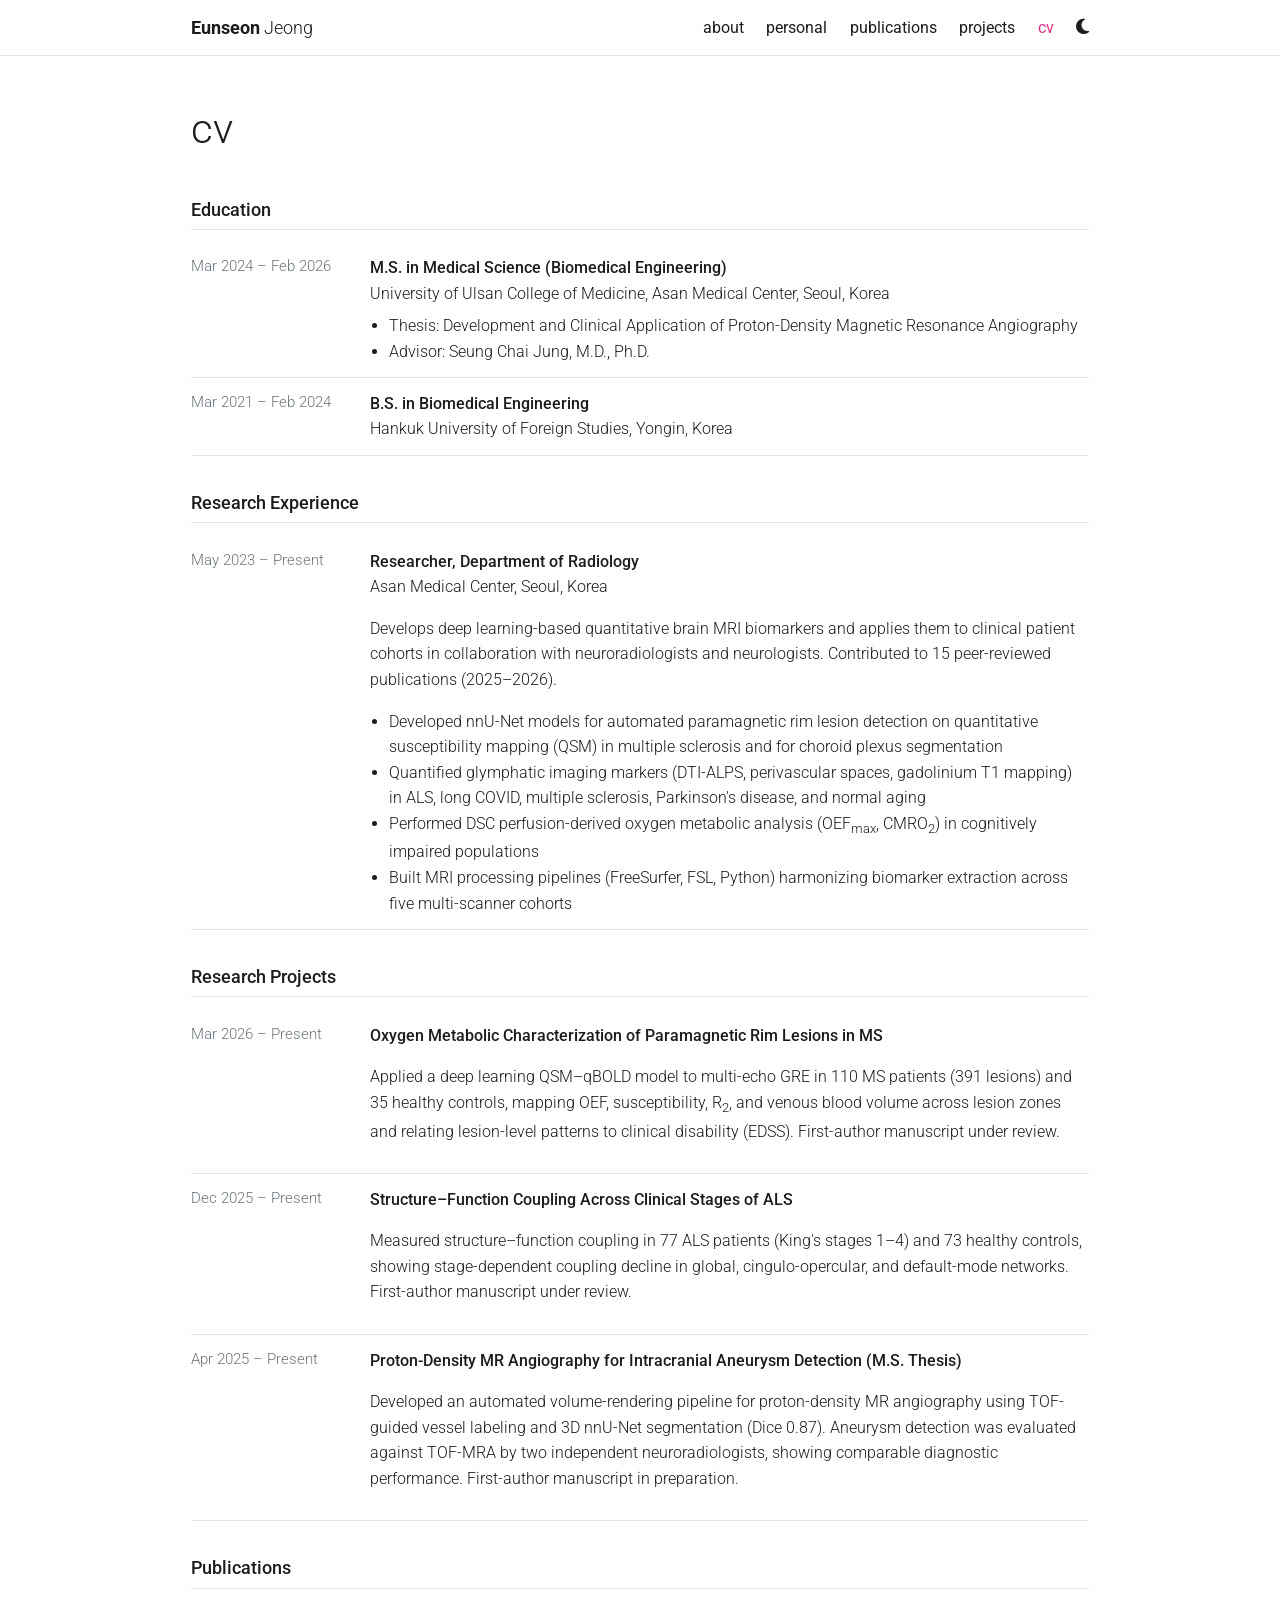
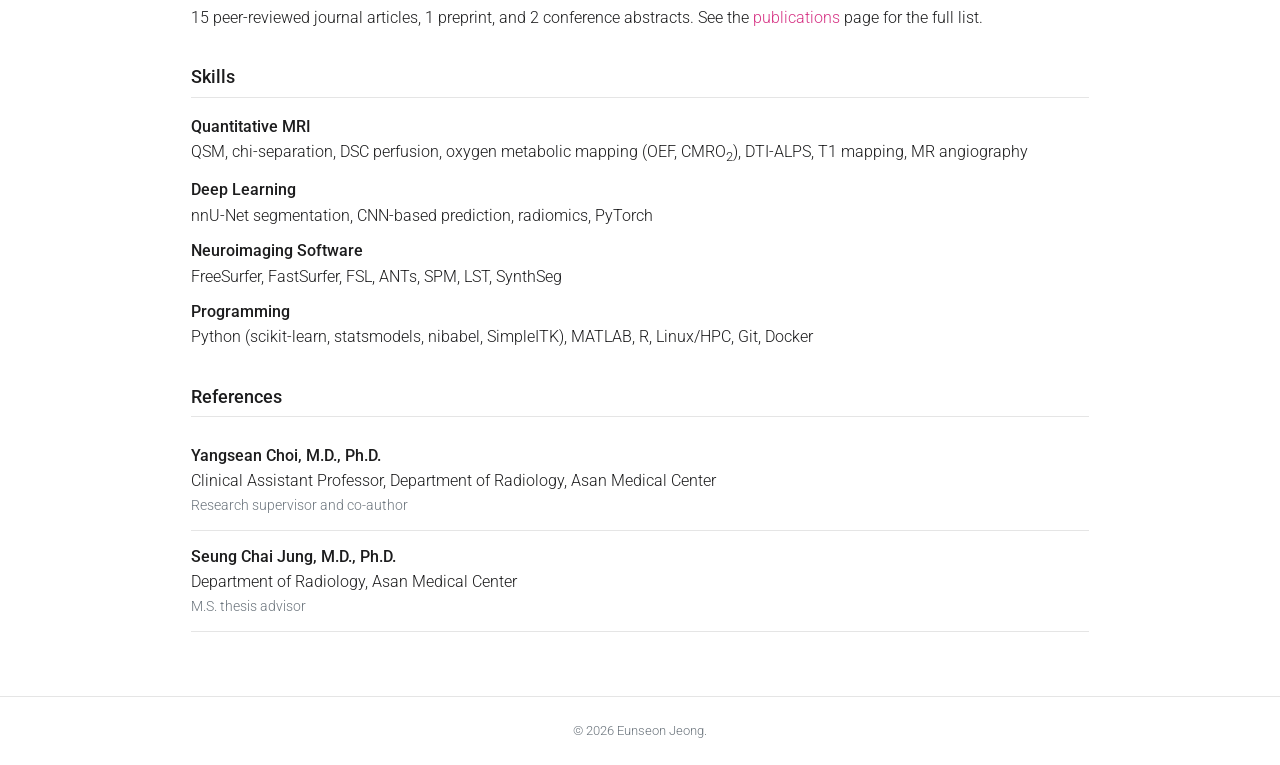
<file: cv.html>
<!DOCTYPE html>
<html lang="en">
<head>
  <meta charset="UTF-8">
  <meta name="viewport" content="width=device-width, initial-scale=1.0">
  <title>CV | Eunseon Jeong</title>
  <link rel="stylesheet" href="https://fonts.googleapis.com/css2?family=Roboto:wght@300;400;500;700&display=swap">
  <link rel="stylesheet" href="https://cdnjs.cloudflare.com/ajax/libs/font-awesome/6.5.1/css/all.min.css">
  <link rel="stylesheet" href="assets/css/style.css">
  <script src="assets/js/theme.js"></script>
</head>
<body>
  <header class="navbar">
    <div class="inner">
      <a class="brand" href="index.html"><b>Eunseon</b> Jeong</a>
      <nav>
        <a href="index.html">about</a>
        <a href="personal.html">personal</a>
        <a href="publications.html">publications</a>
        <a href="projects.html">projects</a>
        <a class="active" href="cv.html">cv</a>
        <button id="theme-toggle" aria-label="Toggle dark mode"></button>
      </nav>
    </div>
  </header>

  <main class="container">
    <h1 class="post-title">cv</h1>
    <h3>Education</h3>
    <div class="cv-entry">
      <div class="when">Mar 2024 &ndash; Feb 2026</div>
      <div class="what">
        <div class="role">M.S. in Medical Science (Biomedical Engineering)</div>
        <div>University of Ulsan College of Medicine, Asan Medical Center, Seoul, Korea</div>
        <ul>
          <li>Thesis: Development and Clinical Application of Proton-Density Magnetic Resonance Angiography</li>
          <li>Advisor: Seung Chai Jung, M.D., Ph.D.</li>
        </ul>
      </div>
    </div>
    <div class="cv-entry">
      <div class="when">Mar 2021 &ndash; Feb 2024</div>
      <div class="what">
        <div class="role">B.S. in Biomedical Engineering</div>
        <div>Hankuk University of Foreign Studies, Yongin, Korea</div>
      </div>
    </div>

    <h3>Research Experience</h3>
    <div class="cv-entry">
      <div class="when">May 2023 &ndash; Present</div>
      <div class="what">
        <div class="role">Researcher, Department of Radiology</div>
        <div>Asan Medical Center, Seoul, Korea</div>
        <p>Develops deep learning-based quantitative brain MRI biomarkers and applies them to clinical patient cohorts in collaboration with neuroradiologists and neurologists. Contributed to 15 peer-reviewed publications (2025&ndash;2026).</p>
        <ul>
          <li>Developed nnU-Net models for automated paramagnetic rim lesion detection on quantitative susceptibility mapping (QSM) in multiple sclerosis and for choroid plexus segmentation</li>
          <li>Quantified glymphatic imaging markers (DTI-ALPS, perivascular spaces, gadolinium T1 mapping) in ALS, long COVID, multiple sclerosis, Parkinson's disease, and normal aging</li>
          <li>Performed DSC perfusion-derived oxygen metabolic analysis (OEF<sub>max</sub>, CMRO<sub>2</sub>) in cognitively impaired populations</li>
          <li>Built MRI processing pipelines (FreeSurfer, FSL, Python) harmonizing biomarker extraction across five multi-scanner cohorts</li>
        </ul>
      </div>
    </div>

    <h3>Research Projects</h3>
    <div class="cv-entry">
      <div class="when">Mar 2026 &ndash; Present</div>
      <div class="what">
        <div class="role">Oxygen Metabolic Characterization of Paramagnetic Rim Lesions in MS</div>
        <p>Applied a deep learning QSM&ndash;qBOLD model to multi-echo GRE in 110 MS patients (391 lesions) and 35 healthy controls, mapping OEF, susceptibility, R<sub>2</sub>, and venous blood volume across lesion zones and relating lesion-level patterns to clinical disability (EDSS). First-author manuscript under review.</p>
      </div>
    </div>
    <div class="cv-entry">
      <div class="when">Dec 2025 &ndash; Present</div>
      <div class="what">
        <div class="role">Structure&ndash;Function Coupling Across Clinical Stages of ALS</div>
        <p>Measured structure&ndash;function coupling in 77 ALS patients (King's stages 1&ndash;4) and 73 healthy controls, showing stage-dependent coupling decline in global, cingulo-opercular, and default-mode networks. First-author manuscript under review.</p>
      </div>
    </div>
    <div class="cv-entry">
      <div class="when">Apr 2025 &ndash; Present</div>
      <div class="what">
        <div class="role">Proton-Density MR Angiography for Intracranial Aneurysm Detection (M.S. Thesis)</div>
        <p>Developed an automated volume-rendering pipeline for proton-density MR angiography using TOF-guided vessel labeling and 3D nnU-Net segmentation (Dice 0.87). Aneurysm detection was evaluated against TOF-MRA by two independent neuroradiologists, showing comparable diagnostic performance. First-author manuscript in preparation.</p>
      </div>
    </div>

    <h3>Publications</h3>
    <p>15 peer-reviewed journal articles, 1 preprint, and 2 conference abstracts. See the <a href="publications.html">publications</a> page for the full list.</p>

    <h3>Skills</h3>
    <dl class="skills">
      <dt>Quantitative MRI</dt>
      <dd>QSM, chi-separation, DSC perfusion, oxygen metabolic mapping (OEF, CMRO<sub>2</sub>), DTI-ALPS, T1 mapping, MR angiography</dd>
      <dt>Deep Learning</dt>
      <dd>nnU-Net segmentation, CNN-based prediction, radiomics, PyTorch</dd>
      <dt>Neuroimaging Software</dt>
      <dd>FreeSurfer, FastSurfer, FSL, ANTs, SPM, LST, SynthSeg</dd>
      <dt>Programming</dt>
      <dd>Python (scikit-learn, statsmodels, nibabel, SimpleITK), MATLAB, R, Linux/HPC, Git, Docker</dd>
    </dl>

    <h3>References</h3>
    <div class="cv-entry">
      <div class="what">
        <div class="role">Yangsean Choi, M.D., Ph.D.</div>
        <div>Clinical Assistant Professor, Department of Radiology, Asan Medical Center</div>
        <div class="note">Research supervisor and co-author</div>
      </div>
    </div>
    <div class="cv-entry">
      <div class="what">
        <div class="role">Seung Chai Jung, M.D., Ph.D.</div>
        <div>Department of Radiology, Asan Medical Center</div>
        <div class="note">M.S. thesis advisor</div>
      </div>
    </div>
  </main>

  <footer>&copy; 2026 Eunseon Jeong.</footer>
</body>
</html>
</file>
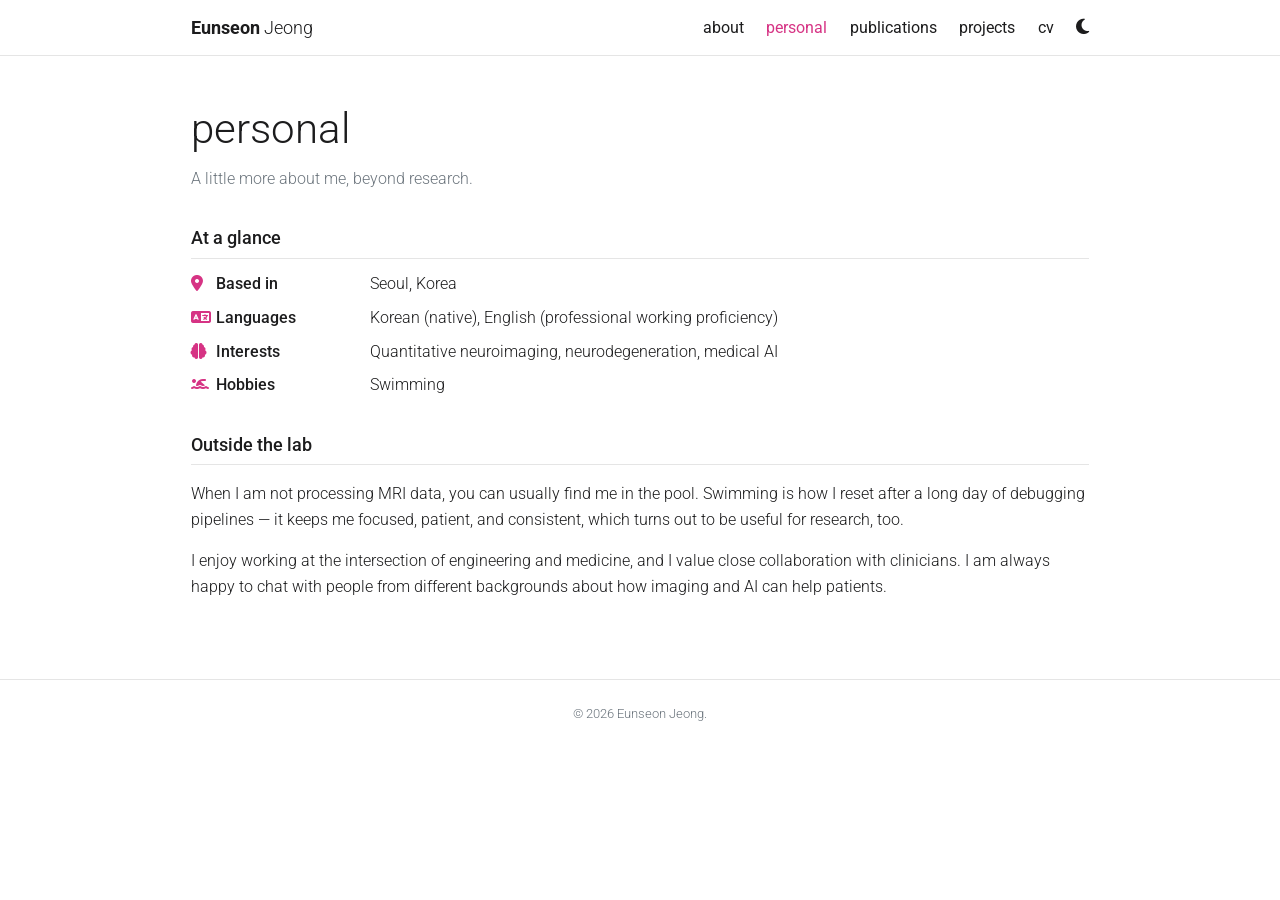
<file: personal.html>
<!DOCTYPE html>
<html lang="en">
<head>
  <meta charset="UTF-8">
  <meta name="viewport" content="width=device-width, initial-scale=1.0">
  <title>Personal | Eunseon Jeong</title>
  <link rel="stylesheet" href="https://fonts.googleapis.com/css2?family=Roboto:wght@300;400;500;700&display=swap">
  <link rel="stylesheet" href="https://cdnjs.cloudflare.com/ajax/libs/font-awesome/6.5.1/css/all.min.css">
  <link rel="stylesheet" href="assets/css/style.css">
  <script src="assets/js/theme.js"></script>
</head>
<body>
  <header class="navbar">
    <div class="inner">
      <a class="brand" href="index.html"><b>Eunseon</b> Jeong</a>
      <nav>
        <a href="index.html">about</a>
        <a class="active" href="personal.html">personal</a>
        <a href="publications.html">publications</a>
        <a href="projects.html">projects</a>
        <a href="cv.html">cv</a>
        <button id="theme-toggle" aria-label="Toggle dark mode"></button>
      </nav>
    </div>
  </header>

  <main class="container">
    <h1 class="post-title">personal</h1>
    <p class="desc">A little more about me, beyond research.</p>

    <h3>At a glance</h3>
    <dl class="info-grid">
      <dt><i class="fa-solid fa-location-dot"></i> Based in</dt>
      <dd>Seoul, Korea</dd>
      <dt><i class="fa-solid fa-language"></i> Languages</dt>
      <dd>Korean (native), English (professional working proficiency)</dd>
      <dt><i class="fa-solid fa-brain"></i> Interests</dt>
      <dd>Quantitative neuroimaging, neurodegeneration, medical AI</dd>
      <dt><i class="fa-solid fa-person-swimming"></i> Hobbies</dt>
      <dd>Swimming</dd>
    </dl>

    <h3>Outside the lab</h3>
    <p>
      When I am not processing MRI data, you can usually find me in the pool. Swimming is how I reset after a long
      day of debugging pipelines &mdash; it keeps me focused, patient, and consistent, which turns out to be useful
      for research, too.
    </p>
    <p>
      I enjoy working at the intersection of engineering and medicine, and I value close collaboration with
      clinicians. I am always happy to chat with people from different backgrounds about how imaging and AI can
      help patients.
    </p>
  </main>

  <footer>&copy; 2026 Eunseon Jeong.</footer>
</body>
</html>
</file>
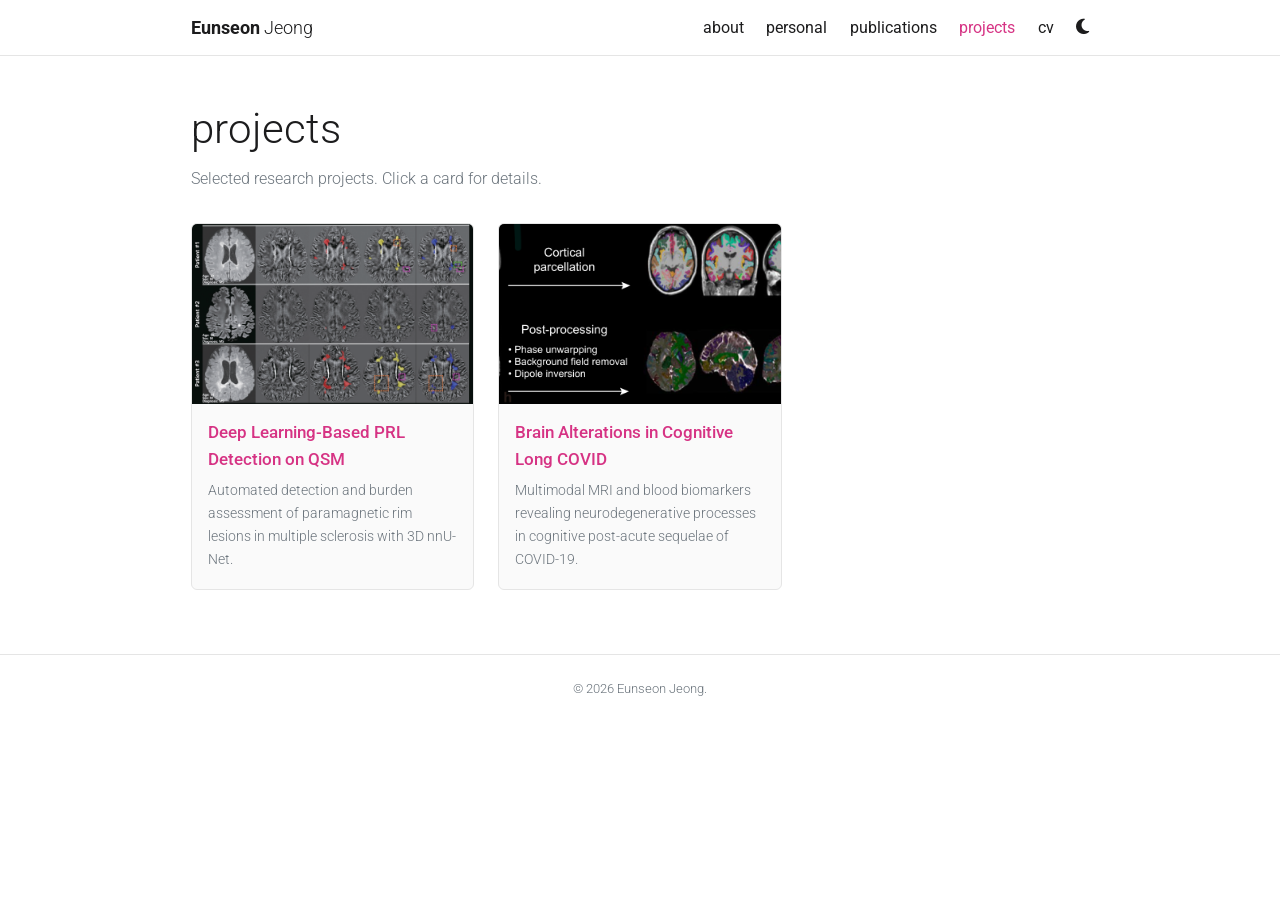
<file: projects.html>
<!DOCTYPE html>
<html lang="en">
<head>
  <meta charset="UTF-8">
  <meta name="viewport" content="width=device-width, initial-scale=1.0">
  <title>Projects | Eunseon Jeong</title>
  <link rel="stylesheet" href="https://fonts.googleapis.com/css2?family=Roboto:wght@300;400;500;700&display=swap">
  <link rel="stylesheet" href="https://cdnjs.cloudflare.com/ajax/libs/font-awesome/6.5.1/css/all.min.css">
  <link rel="stylesheet" href="assets/css/style.css">
  <script src="assets/js/theme.js"></script>
</head>
<body>
  <header class="navbar">
    <div class="inner">
      <a class="brand" href="index.html"><b>Eunseon</b> Jeong</a>
      <nav>
        <a href="index.html">about</a>
        <a href="personal.html">personal</a>
        <a href="publications.html">publications</a>
        <a class="active" href="projects.html">projects</a>
        <a href="cv.html">cv</a>
        <button id="theme-toggle" aria-label="Toggle dark mode"></button>
      </nav>
    </div>
  </header>

  <main class="container">
    <h1 class="post-title">projects</h1>
    <p class="desc">Selected research projects. Click a card for details.</p>

    <div class="projects-grid">
      <a class="card" href="projects/prl-detection.html">
        <img src="assets/img/projects/prl_thumb.png" alt="Automated PRL segmentation examples on QSM">
        <div class="body">
          <h4>Deep Learning-Based PRL Detection on QSM</h4>
          <p>Automated detection and burden assessment of paramagnetic rim lesions in multiple sclerosis with 3D nnU-Net.</p>
        </div>
      </a>
      <a class="card" href="projects/long-covid.html">
        <img src="assets/img/projects/pasc_thumb.png" alt="Cortical parcellation and QSM post-processing pipeline">
        <div class="body">
          <h4>Brain Alterations in Cognitive Long COVID</h4>
          <p>Multimodal MRI and blood biomarkers revealing neurodegenerative processes in cognitive post-acute sequelae of COVID-19.</p>
        </div>
      </a>
    </div>
  </main>

  <footer>&copy; 2026 Eunseon Jeong.</footer>
</body>
</html>
</file>
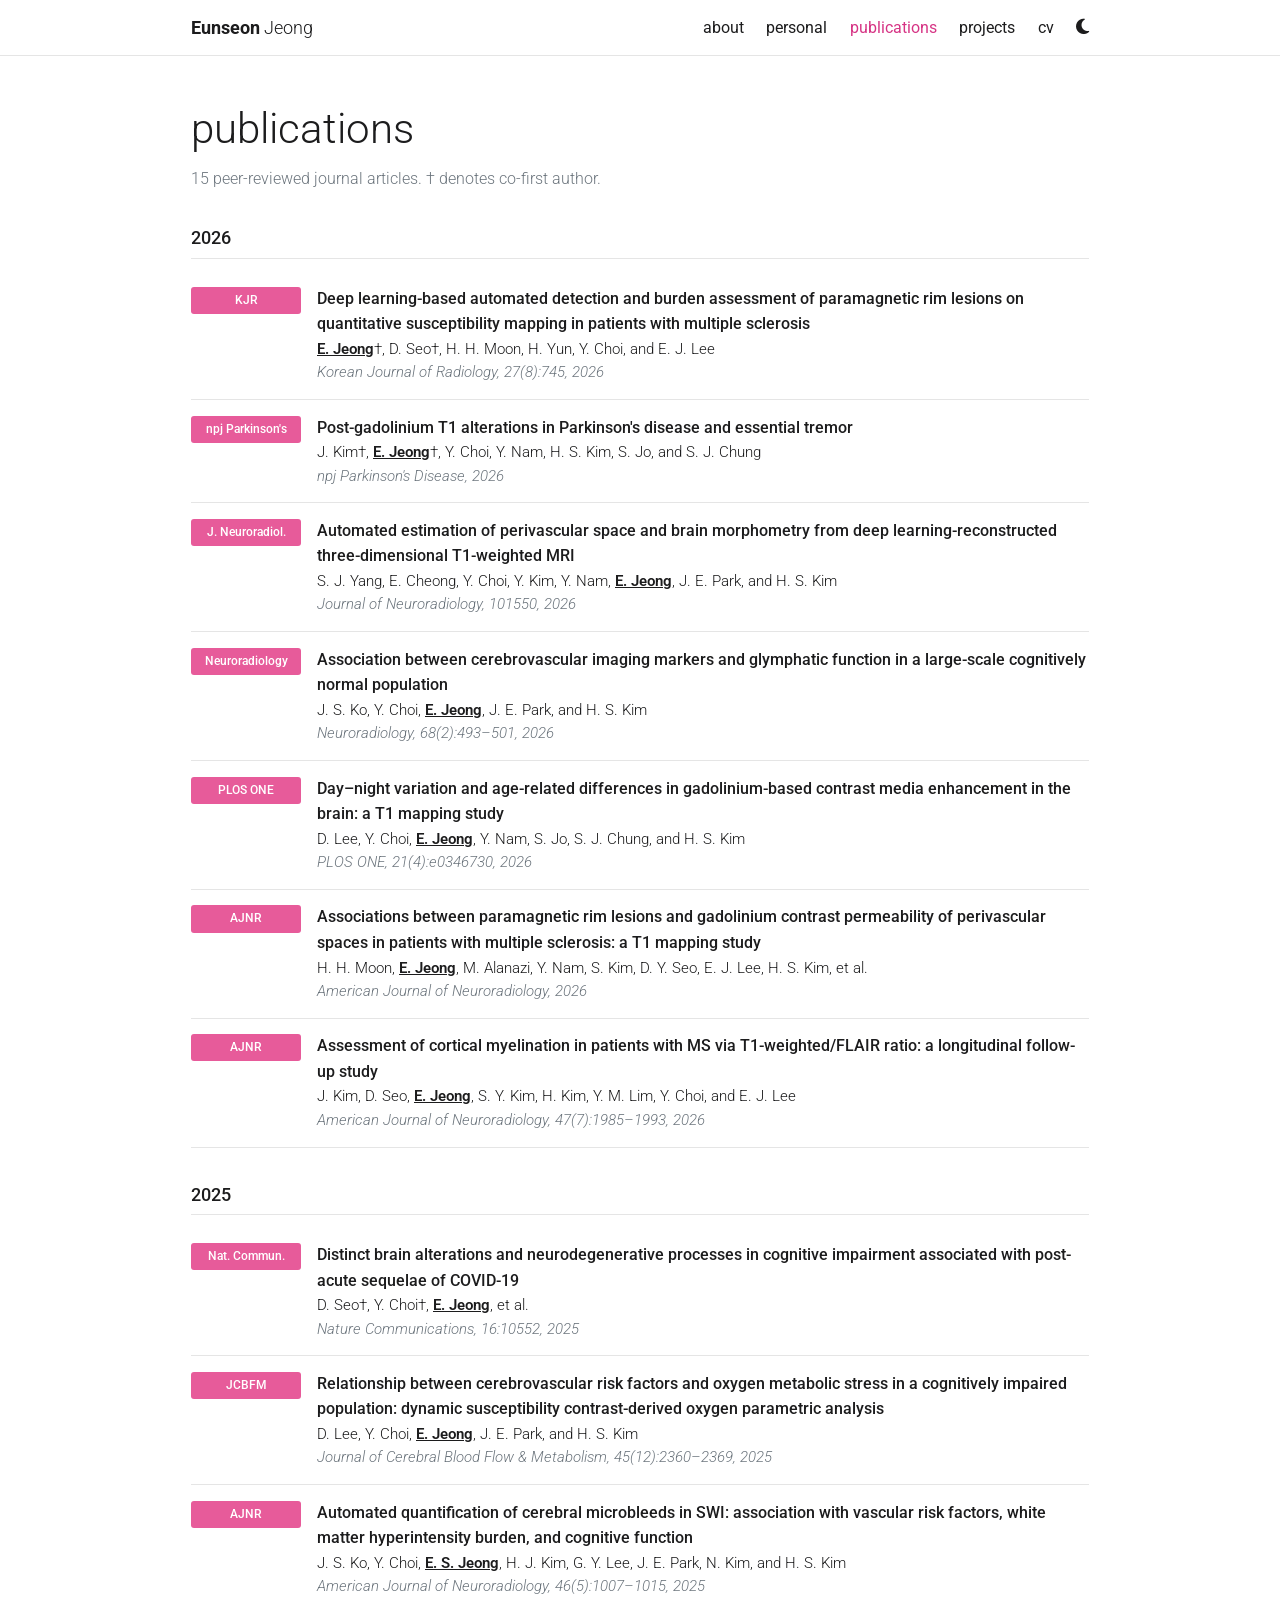
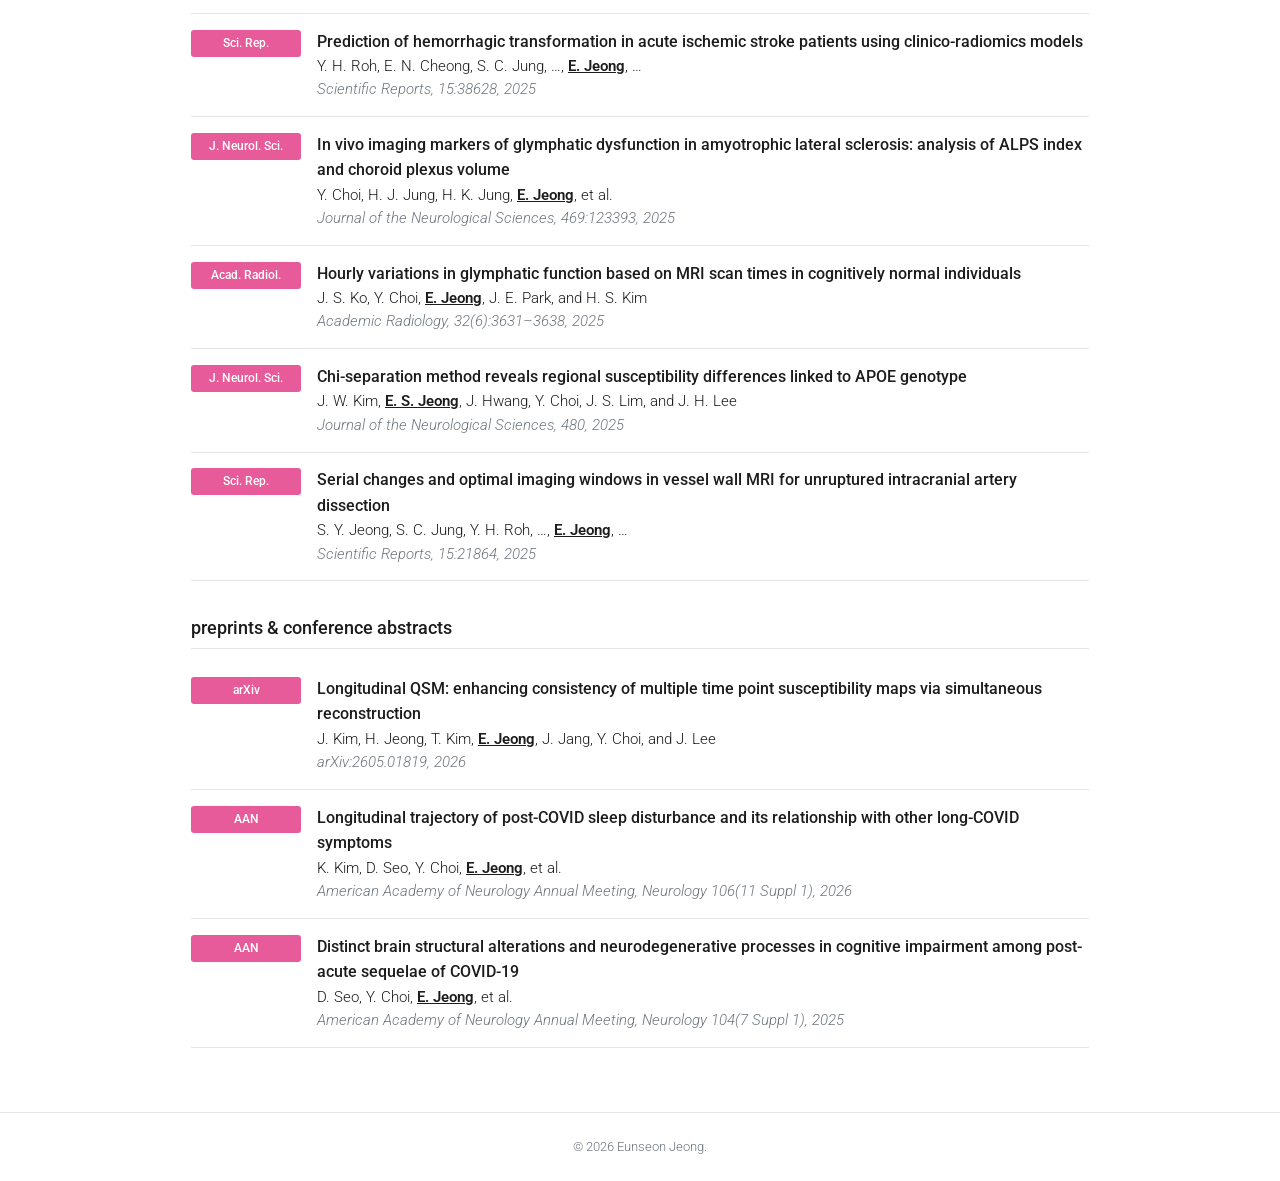
<file: publications.html>
<!DOCTYPE html>
<html lang="en">
<head>
  <meta charset="UTF-8">
  <meta name="viewport" content="width=device-width, initial-scale=1.0">
  <title>Publications | Eunseon Jeong</title>
  <link rel="stylesheet" href="https://fonts.googleapis.com/css2?family=Roboto:wght@300;400;500;700&display=swap">
  <link rel="stylesheet" href="https://cdnjs.cloudflare.com/ajax/libs/font-awesome/6.5.1/css/all.min.css">
  <link rel="stylesheet" href="assets/css/style.css">
  <script src="assets/js/theme.js"></script>
</head>
<body>
  <header class="navbar">
    <div class="inner">
      <a class="brand" href="index.html"><b>Eunseon</b> Jeong</a>
      <nav>
        <a href="index.html">about</a>
        <a href="personal.html">personal</a>
        <a class="active" href="publications.html">publications</a>
        <a href="projects.html">projects</a>
        <a href="cv.html">cv</a>
        <button id="theme-toggle" aria-label="Toggle dark mode"></button>
      </nav>
    </div>
  </header>

  <main class="container">
    <h1 class="post-title">publications</h1>
    <p class="desc">15 peer-reviewed journal articles. &dagger; denotes co-first author.</p>

    <h3>2026</h3>
    <ol class="bibliography">
      <li>
        <div class="abbr"><span>KJR</span></div>
        <div class="pub">
          <div class="title">Deep learning-based automated detection and burden assessment of paramagnetic rim lesions on quantitative susceptibility mapping in patients with multiple sclerosis</div>
          <div class="author"><em>E. Jeong</em>&dagger;, D. Seo&dagger;, H. H. Moon, H. Yun, Y. Choi, and E. J. Lee</div>
          <div class="periodical">Korean Journal of Radiology, 27(8):745, 2026</div>
        </div>
      </li>
      <li>
        <div class="abbr"><span>npj Parkinson's</span></div>
        <div class="pub">
          <div class="title">Post-gadolinium T1 alterations in Parkinson's disease and essential tremor</div>
          <div class="author">J. Kim&dagger;, <em>E. Jeong</em>&dagger;, Y. Choi, Y. Nam, H. S. Kim, S. Jo, and S. J. Chung</div>
          <div class="periodical">npj Parkinson's Disease, 2026</div>
        </div>
      </li>
      <li>
        <div class="abbr"><span>J. Neuroradiol.</span></div>
        <div class="pub">
          <div class="title">Automated estimation of perivascular space and brain morphometry from deep learning-reconstructed three-dimensional T1-weighted MRI</div>
          <div class="author">S. J. Yang, E. Cheong, Y. Choi, Y. Kim, Y. Nam, <em>E. Jeong</em>, J. E. Park, and H. S. Kim</div>
          <div class="periodical">Journal of Neuroradiology, 101550, 2026</div>
        </div>
      </li>
      <li>
        <div class="abbr"><span>Neuroradiology</span></div>
        <div class="pub">
          <div class="title">Association between cerebrovascular imaging markers and glymphatic function in a large-scale cognitively normal population</div>
          <div class="author">J. S. Ko, Y. Choi, <em>E. Jeong</em>, J. E. Park, and H. S. Kim</div>
          <div class="periodical">Neuroradiology, 68(2):493&ndash;501, 2026</div>
        </div>
      </li>
      <li>
        <div class="abbr"><span>PLOS ONE</span></div>
        <div class="pub">
          <div class="title">Day&ndash;night variation and age-related differences in gadolinium-based contrast media enhancement in the brain: a T1 mapping study</div>
          <div class="author">D. Lee, Y. Choi, <em>E. Jeong</em>, Y. Nam, S. Jo, S. J. Chung, and H. S. Kim</div>
          <div class="periodical">PLOS ONE, 21(4):e0346730, 2026</div>
        </div>
      </li>
      <li>
        <div class="abbr"><span>AJNR</span></div>
        <div class="pub">
          <div class="title">Associations between paramagnetic rim lesions and gadolinium contrast permeability of perivascular spaces in patients with multiple sclerosis: a T1 mapping study</div>
          <div class="author">H. H. Moon, <em>E. Jeong</em>, M. Alanazi, Y. Nam, S. Kim, D. Y. Seo, E. J. Lee, H. S. Kim, et al.</div>
          <div class="periodical">American Journal of Neuroradiology, 2026</div>
        </div>
      </li>
      <li>
        <div class="abbr"><span>AJNR</span></div>
        <div class="pub">
          <div class="title">Assessment of cortical myelination in patients with MS via T1-weighted/FLAIR ratio: a longitudinal follow-up study</div>
          <div class="author">J. Kim, D. Seo, <em>E. Jeong</em>, S. Y. Kim, H. Kim, Y. M. Lim, Y. Choi, and E. J. Lee</div>
          <div class="periodical">American Journal of Neuroradiology, 47(7):1985&ndash;1993, 2026</div>
        </div>
      </li>
    </ol>

    <h3>2025</h3>
    <ol class="bibliography">
      <li>
        <div class="abbr"><span>Nat. Commun.</span></div>
        <div class="pub">
          <div class="title">Distinct brain alterations and neurodegenerative processes in cognitive impairment associated with post-acute sequelae of COVID-19</div>
          <div class="author">D. Seo&dagger;, Y. Choi&dagger;, <em>E. Jeong</em>, et al.</div>
          <div class="periodical">Nature Communications, 16:10552, 2025</div>
        </div>
      </li>
      <li>
        <div class="abbr"><span>JCBFM</span></div>
        <div class="pub">
          <div class="title">Relationship between cerebrovascular risk factors and oxygen metabolic stress in a cognitively impaired population: dynamic susceptibility contrast-derived oxygen parametric analysis</div>
          <div class="author">D. Lee, Y. Choi, <em>E. Jeong</em>, J. E. Park, and H. S. Kim</div>
          <div class="periodical">Journal of Cerebral Blood Flow &amp; Metabolism, 45(12):2360&ndash;2369, 2025</div>
        </div>
      </li>
      <li>
        <div class="abbr"><span>AJNR</span></div>
        <div class="pub">
          <div class="title">Automated quantification of cerebral microbleeds in SWI: association with vascular risk factors, white matter hyperintensity burden, and cognitive function</div>
          <div class="author">J. S. Ko, Y. Choi, <em>E. S. Jeong</em>, H. J. Kim, G. Y. Lee, J. E. Park, N. Kim, and H. S. Kim</div>
          <div class="periodical">American Journal of Neuroradiology, 46(5):1007&ndash;1015, 2025</div>
        </div>
      </li>
      <li>
        <div class="abbr"><span>Sci. Rep.</span></div>
        <div class="pub">
          <div class="title">Prediction of hemorrhagic transformation in acute ischemic stroke patients using clinico-radiomics models</div>
          <div class="author">Y. H. Roh, E. N. Cheong, S. C. Jung, &hellip;, <em>E. Jeong</em>, &hellip;</div>
          <div class="periodical">Scientific Reports, 15:38628, 2025</div>
        </div>
      </li>
      <li>
        <div class="abbr"><span>J. Neurol. Sci.</span></div>
        <div class="pub">
          <div class="title">In vivo imaging markers of glymphatic dysfunction in amyotrophic lateral sclerosis: analysis of ALPS index and choroid plexus volume</div>
          <div class="author">Y. Choi, H. J. Jung, H. K. Jung, <em>E. Jeong</em>, et al.</div>
          <div class="periodical">Journal of the Neurological Sciences, 469:123393, 2025</div>
        </div>
      </li>
      <li>
        <div class="abbr"><span>Acad. Radiol.</span></div>
        <div class="pub">
          <div class="title">Hourly variations in glymphatic function based on MRI scan times in cognitively normal individuals</div>
          <div class="author">J. S. Ko, Y. Choi, <em>E. Jeong</em>, J. E. Park, and H. S. Kim</div>
          <div class="periodical">Academic Radiology, 32(6):3631&ndash;3638, 2025</div>
        </div>
      </li>
      <li>
        <div class="abbr"><span>J. Neurol. Sci.</span></div>
        <div class="pub">
          <div class="title">Chi-separation method reveals regional susceptibility differences linked to APOE genotype</div>
          <div class="author">J. W. Kim, <em>E. S. Jeong</em>, J. Hwang, Y. Choi, J. S. Lim, and J. H. Lee</div>
          <div class="periodical">Journal of the Neurological Sciences, 480, 2025</div>
        </div>
      </li>
      <li>
        <div class="abbr"><span>Sci. Rep.</span></div>
        <div class="pub">
          <div class="title">Serial changes and optimal imaging windows in vessel wall MRI for unruptured intracranial artery dissection</div>
          <div class="author">S. Y. Jeong, S. C. Jung, Y. H. Roh, &hellip;, <em>E. Jeong</em>, &hellip;</div>
          <div class="periodical">Scientific Reports, 15:21864, 2025</div>
        </div>
      </li>
    </ol>

    <h3>preprints &amp; conference abstracts</h3>
    <ol class="bibliography">
      <li>
        <div class="abbr"><span>arXiv</span></div>
        <div class="pub">
          <div class="title">Longitudinal QSM: enhancing consistency of multiple time point susceptibility maps via simultaneous reconstruction</div>
          <div class="author">J. Kim, H. Jeong, T. Kim, <em>E. Jeong</em>, J. Jang, Y. Choi, and J. Lee</div>
          <div class="periodical">arXiv:2605.01819, 2026</div>
        </div>
      </li>
      <li>
        <div class="abbr"><span>AAN</span></div>
        <div class="pub">
          <div class="title">Longitudinal trajectory of post-COVID sleep disturbance and its relationship with other long-COVID symptoms</div>
          <div class="author">K. Kim, D. Seo, Y. Choi, <em>E. Jeong</em>, et al.</div>
          <div class="periodical">American Academy of Neurology Annual Meeting, Neurology 106(11 Suppl 1), 2026</div>
        </div>
      </li>
      <li>
        <div class="abbr"><span>AAN</span></div>
        <div class="pub">
          <div class="title">Distinct brain structural alterations and neurodegenerative processes in cognitive impairment among post-acute sequelae of COVID-19</div>
          <div class="author">D. Seo, Y. Choi, <em>E. Jeong</em>, et al.</div>
          <div class="periodical">American Academy of Neurology Annual Meeting, Neurology 104(7 Suppl 1), 2025</div>
        </div>
      </li>
    </ol>
  </main>

  <footer>&copy; 2026 Eunseon Jeong.</footer>
</body>
</html>
</file>
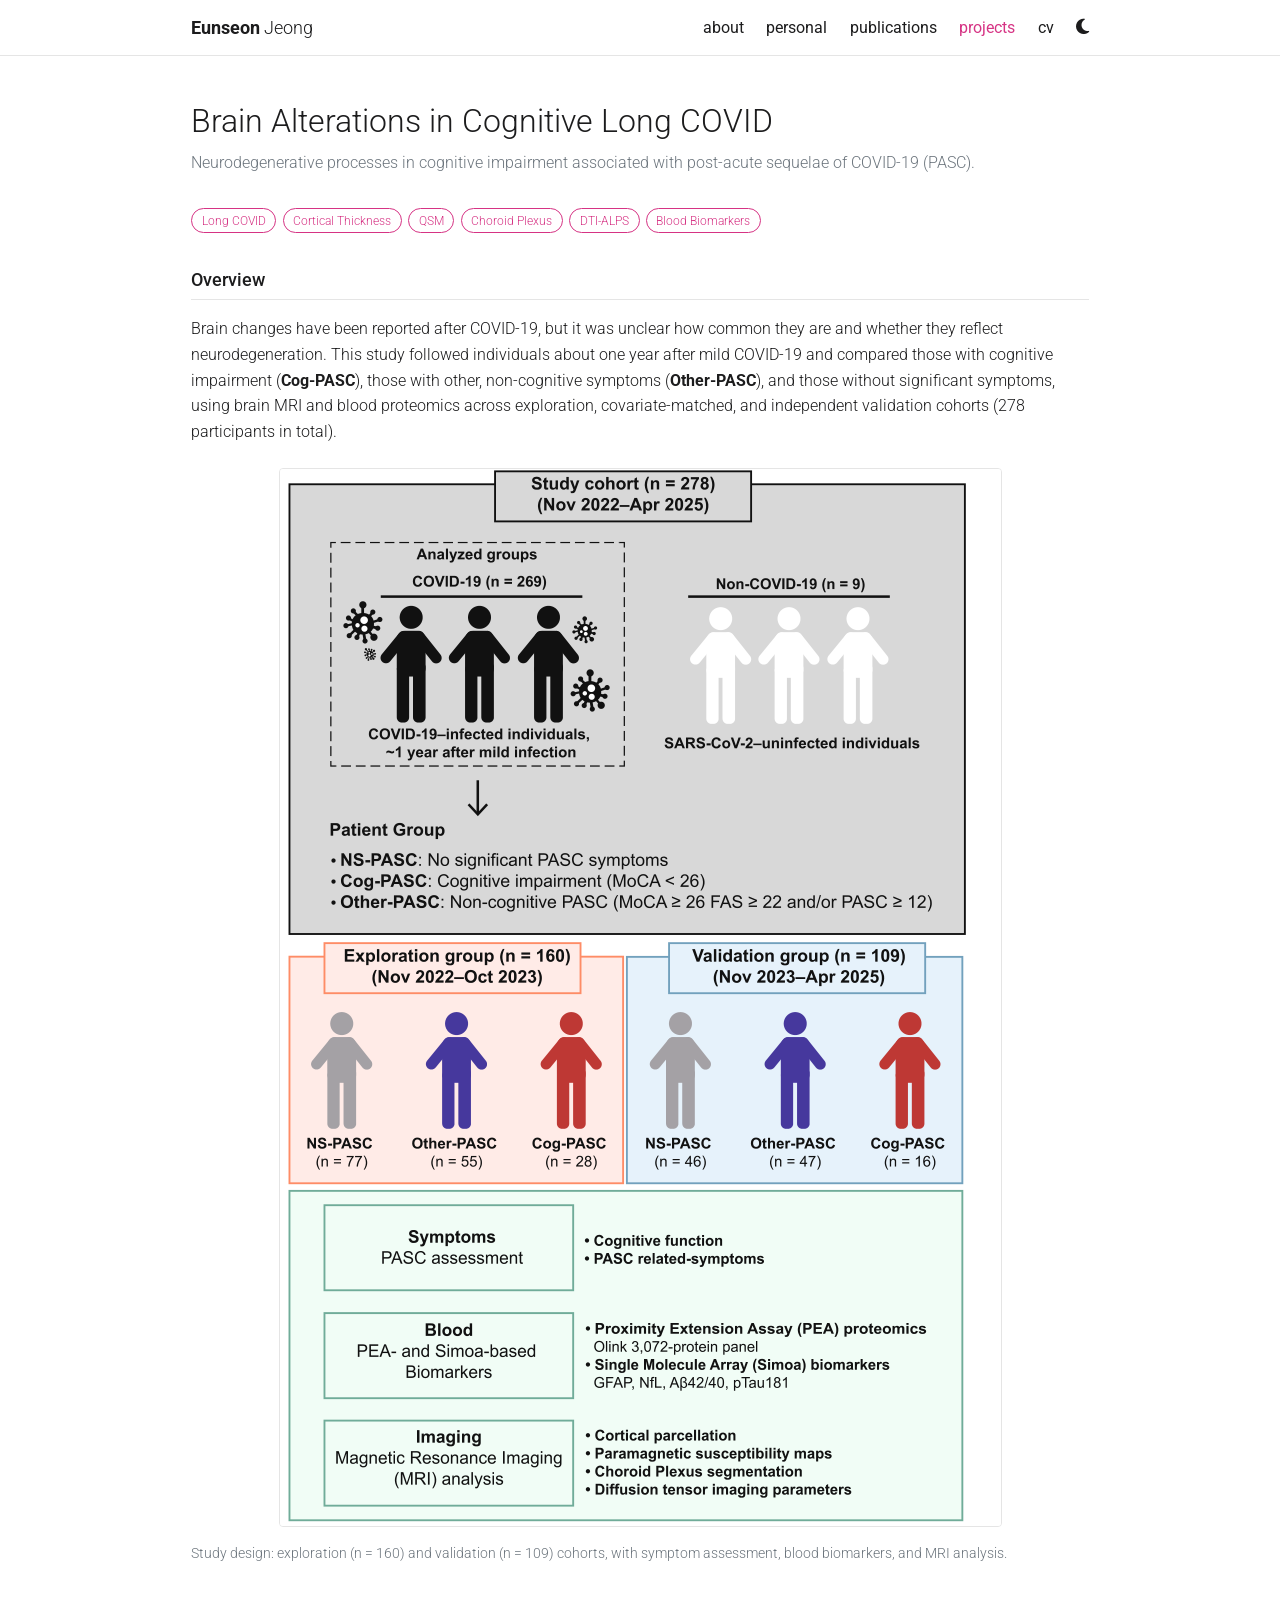
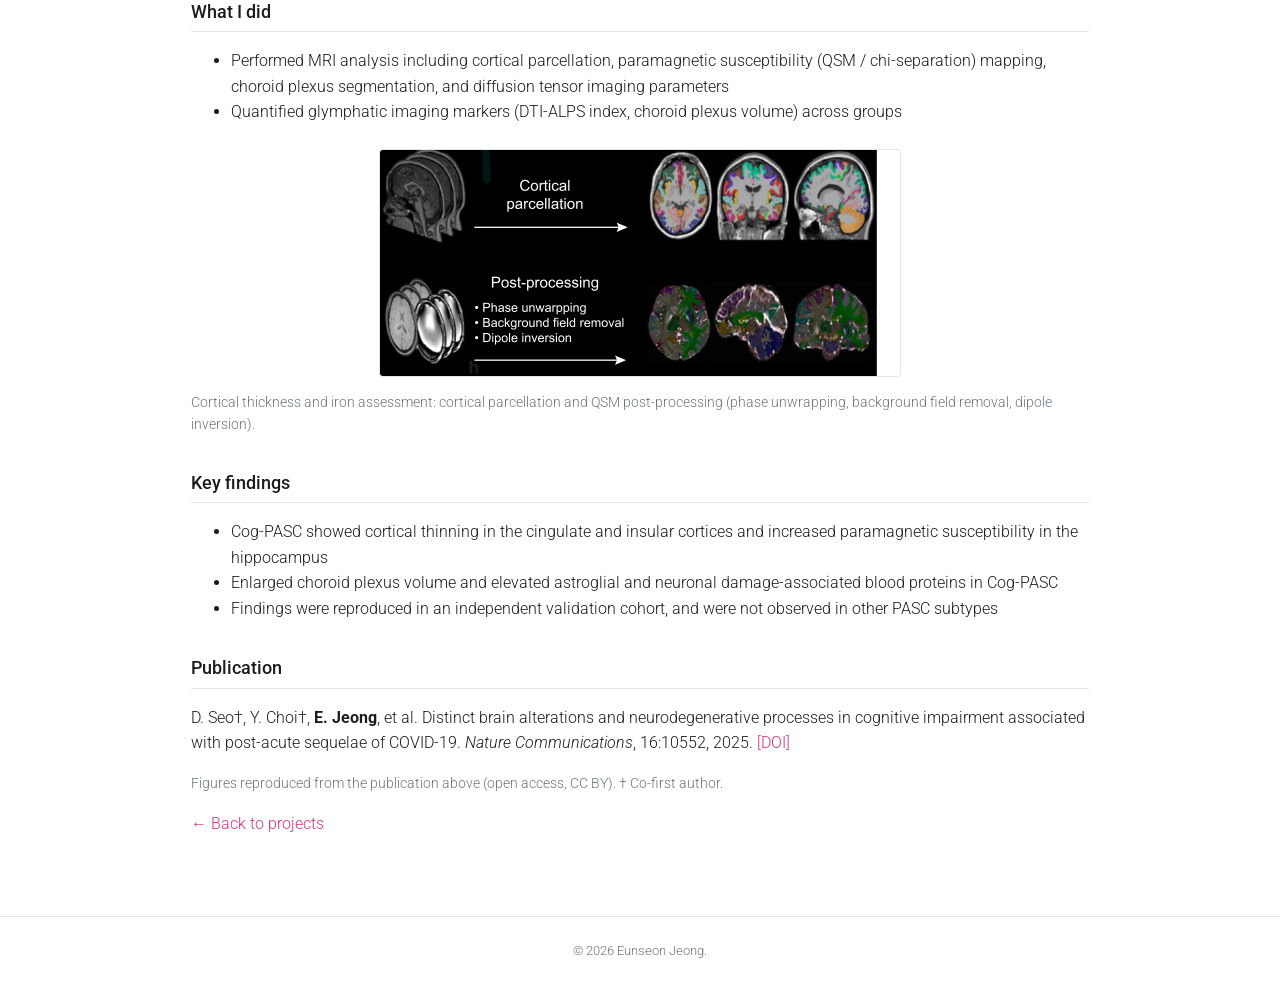
<file: projects/long-covid.html>
<!DOCTYPE html>
<html lang="en">
<head>
  <meta charset="UTF-8">
  <meta name="viewport" content="width=device-width, initial-scale=1.0">
  <title>Cognitive Long COVID | Eunseon Jeong</title>
  <link rel="stylesheet" href="https://fonts.googleapis.com/css2?family=Roboto:wght@300;400;500;700&display=swap">
  <link rel="stylesheet" href="https://cdnjs.cloudflare.com/ajax/libs/font-awesome/6.5.1/css/all.min.css">
  <link rel="stylesheet" href="../assets/css/style.css">
  <script src="../assets/js/theme.js"></script>
</head>
<body>
  <header class="navbar">
    <div class="inner">
      <a class="brand" href="../index.html"><b>Eunseon</b> Jeong</a>
      <nav>
        <a href="../index.html">about</a>
        <a href="../personal.html">personal</a>
        <a href="../publications.html">publications</a>
        <a class="active" href="../projects.html">projects</a>
        <a href="../cv.html">cv</a>
        <button id="theme-toggle" aria-label="Toggle dark mode"></button>
      </nav>
    </div>
  </header>

  <main class="container">
    <h1 class="post-title" style="font-size:2rem">Brain Alterations in Cognitive Long COVID</h1>
    <p class="desc">Neurodegenerative processes in cognitive impairment associated with post-acute sequelae of COVID-19 (PASC).</p>
    <div class="tags">
      <span>Long COVID</span><span>Cortical Thickness</span><span>QSM</span><span>Choroid Plexus</span><span>DTI-ALPS</span><span>Blood Biomarkers</span>
    </div>

    <h3>Overview</h3>
    <p>
      Brain changes have been reported after COVID-19, but it was unclear how common they are and whether they
      reflect neurodegeneration. This study followed individuals about one year after mild COVID-19 and compared
      those with cognitive impairment (<b>Cog-PASC</b>), those with other, non-cognitive symptoms (<b>Other-PASC</b>),
      and those without significant symptoms, using brain MRI and blood proteomics across exploration,
      covariate-matched, and independent validation cohorts (278 participants in total).
    </p>

    <figure>
      <img src="../assets/img/projects/pasc_design.png" alt="Study design and cohorts">
      <figcaption>Study design: exploration (n = 160) and validation (n = 109) cohorts, with symptom assessment, blood biomarkers, and MRI analysis.</figcaption>
    </figure>

    <h3>What I did</h3>
    <ul>
      <li>Performed MRI analysis including cortical parcellation, paramagnetic susceptibility (QSM / chi-separation) mapping, choroid plexus segmentation, and diffusion tensor imaging parameters</li>
      <li>Quantified glymphatic imaging markers (DTI-ALPS index, choroid plexus volume) across groups</li>
    </ul>

    <figure>
      <img src="../assets/img/projects/pasc_thumb.png" alt="Cortical thickness and iron assessment pipeline">
      <figcaption>Cortical thickness and iron assessment: cortical parcellation and QSM post-processing (phase unwrapping, background field removal, dipole inversion).</figcaption>
    </figure>

    <h3>Key findings</h3>
    <ul>
      <li>Cog-PASC showed cortical thinning in the cingulate and insular cortices and increased paramagnetic susceptibility in the hippocampus</li>
      <li>Enlarged choroid plexus volume and elevated astroglial and neuronal damage-associated blood proteins in Cog-PASC</li>
      <li>Findings were reproduced in an independent validation cohort, and were not observed in other PASC subtypes</li>
    </ul>

    <h3>Publication</h3>
    <p>
      D. Seo&dagger;, Y. Choi&dagger;, <b>E. Jeong</b>, et al.
      Distinct brain alterations and neurodegenerative processes in cognitive impairment associated with post-acute
      sequelae of COVID-19. <i>Nature Communications</i>, 16:10552, 2025.
      <a href="https://doi.org/10.1038/s41467-025-65597-z">[DOI]</a>
    </p>
    <p class="note">Figures reproduced from the publication above (open access, CC BY). &dagger; Co-first author.</p>

    <p><a href="../projects.html">&larr; Back to projects</a></p>
  </main>

  <footer>&copy; 2026 Eunseon Jeong.</footer>
</body>
</html>
</file>
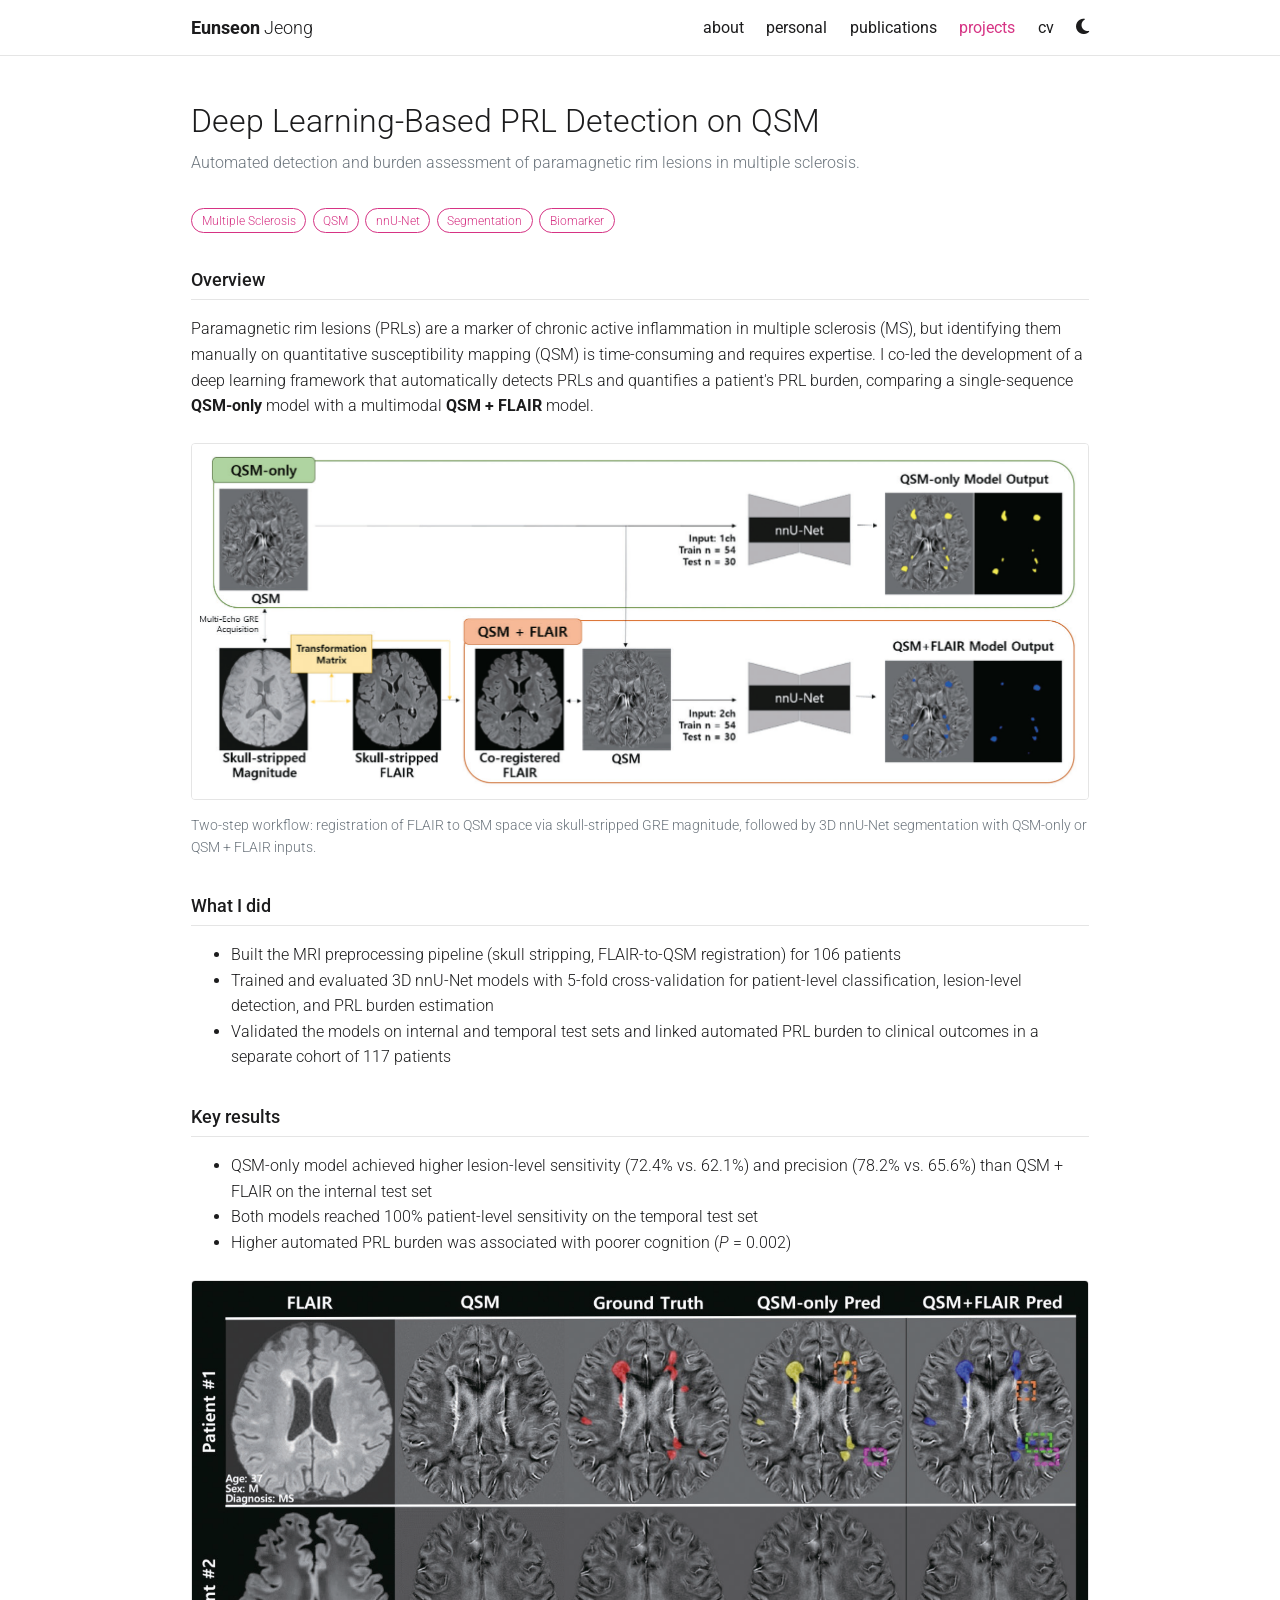
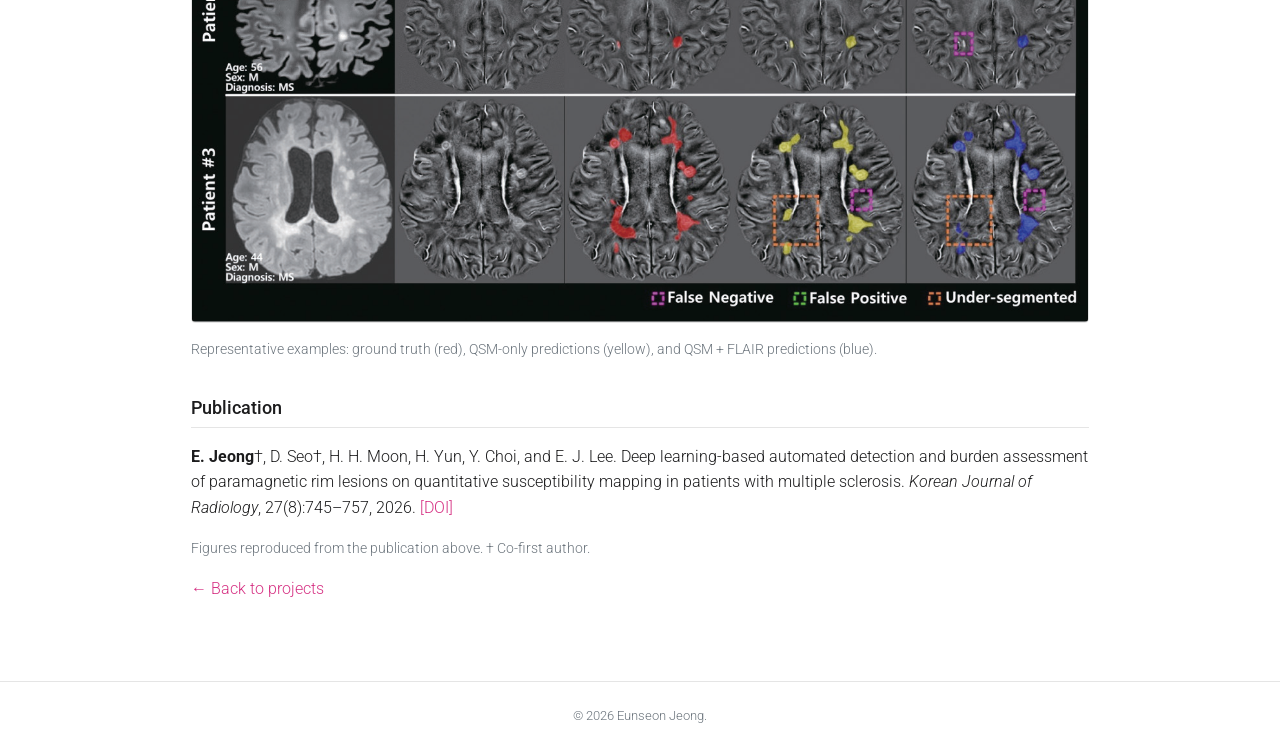
<file: projects/prl-detection.html>
<!DOCTYPE html>
<html lang="en">
<head>
  <meta charset="UTF-8">
  <meta name="viewport" content="width=device-width, initial-scale=1.0">
  <title>PRL Detection on QSM | Eunseon Jeong</title>
  <link rel="stylesheet" href="https://fonts.googleapis.com/css2?family=Roboto:wght@300;400;500;700&display=swap">
  <link rel="stylesheet" href="https://cdnjs.cloudflare.com/ajax/libs/font-awesome/6.5.1/css/all.min.css">
  <link rel="stylesheet" href="../assets/css/style.css">
  <script src="../assets/js/theme.js"></script>
</head>
<body>
  <header class="navbar">
    <div class="inner">
      <a class="brand" href="../index.html"><b>Eunseon</b> Jeong</a>
      <nav>
        <a href="../index.html">about</a>
        <a href="../personal.html">personal</a>
        <a href="../publications.html">publications</a>
        <a class="active" href="../projects.html">projects</a>
        <a href="../cv.html">cv</a>
        <button id="theme-toggle" aria-label="Toggle dark mode"></button>
      </nav>
    </div>
  </header>

  <main class="container">
    <h1 class="post-title" style="font-size:2rem">Deep Learning-Based PRL Detection on QSM</h1>
    <p class="desc">Automated detection and burden assessment of paramagnetic rim lesions in multiple sclerosis.</p>
    <div class="tags">
      <span>Multiple Sclerosis</span><span>QSM</span><span>nnU-Net</span><span>Segmentation</span><span>Biomarker</span>
    </div>

    <h3>Overview</h3>
    <p>
      Paramagnetic rim lesions (PRLs) are a marker of chronic active inflammation in multiple sclerosis (MS), but
      identifying them manually on quantitative susceptibility mapping (QSM) is time-consuming and requires expertise.
      I co-led the development of a deep learning framework that automatically detects PRLs and quantifies a
      patient's PRL burden, comparing a single-sequence <b>QSM-only</b> model with a multimodal <b>QSM + FLAIR</b> model.
    </p>

    <figure>
      <img src="../assets/img/projects/prl_workflow.png" alt="MRI preprocessing and nnU-Net segmentation workflow">
      <figcaption>Two-step workflow: registration of FLAIR to QSM space via skull-stripped GRE magnitude, followed by 3D nnU-Net segmentation with QSM-only or QSM + FLAIR inputs.</figcaption>
    </figure>

    <h3>What I did</h3>
    <ul>
      <li>Built the MRI preprocessing pipeline (skull stripping, FLAIR-to-QSM registration) for 106 patients</li>
      <li>Trained and evaluated 3D nnU-Net models with 5-fold cross-validation for patient-level classification, lesion-level detection, and PRL burden estimation</li>
      <li>Validated the models on internal and temporal test sets and linked automated PRL burden to clinical outcomes in a separate cohort of 117 patients</li>
    </ul>

    <h3>Key results</h3>
    <ul>
      <li>QSM-only model achieved higher lesion-level sensitivity (72.4% vs. 62.1%) and precision (78.2% vs. 65.6%) than QSM + FLAIR on the internal test set</li>
      <li>Both models reached 100% patient-level sensitivity on the temporal test set</li>
      <li>Higher automated PRL burden was associated with poorer cognition (<i>P</i> = 0.002)</li>
    </ul>

    <figure>
      <img src="../assets/img/projects/prl_thumb.png" alt="Representative segmentation examples">
      <figcaption>Representative examples: ground truth (red), QSM-only predictions (yellow), and QSM + FLAIR predictions (blue).</figcaption>
    </figure>

    <h3>Publication</h3>
    <p>
      <b>E. Jeong</b>&dagger;, D. Seo&dagger;, H. H. Moon, H. Yun, Y. Choi, and E. J. Lee.
      Deep learning-based automated detection and burden assessment of paramagnetic rim lesions on quantitative
      susceptibility mapping in patients with multiple sclerosis. <i>Korean Journal of Radiology</i>, 27(8):745&ndash;757, 2026.
      <a href="https://doi.org/10.3348/kjr.2026.0103">[DOI]</a>
    </p>
    <p class="note">Figures reproduced from the publication above. &dagger; Co-first author.</p>

    <p><a href="../projects.html">&larr; Back to projects</a></p>
  </main>

  <footer>&copy; 2026 Eunseon Jeong.</footer>
</body>
</html>
</file>
<file: assets/css/style.css>
:root {
  --bg: #ffffff;
  --text: #1c1c1d;
  --muted: #6c757d;
  --theme: #d63384;
  --border: #e5e5e5;
  --badge-bg: #e75b9a;
  --card: #fafafa;
}

html[data-theme="dark"] {
  --bg: #1c1c1d;
  --text: #e8e8e8;
  --muted: #a0a0a0;
  --theme: #f48fb8;
  --border: #3a3a3c;
  --badge-bg: #d63384;
  --card: #252527;
}

* { box-sizing: border-box; }

body {
  margin: 0;
  background: var(--bg);
  color: var(--text);
  font-family: Roboto, "Helvetica Neue", Arial, sans-serif;
  font-weight: 300;
  line-height: 1.6;
  transition: background 0.2s, color 0.2s;
}

a { color: var(--theme); text-decoration: none; }
a:hover { text-decoration: underline; }

/* Navbar */
.navbar {
  position: sticky;
  top: 0;
  background: var(--bg);
  border-bottom: 1px solid var(--border);
  z-index: 10;
}
.navbar .inner {
  max-width: 930px;
  margin: 0 auto;
  padding: 0.8rem 1rem;
  display: flex;
  align-items: center;
  justify-content: space-between;
}
.navbar .brand { color: var(--text); font-size: 1.15rem; }
.navbar .brand b { font-weight: 700; }
.navbar nav { display: flex; gap: 1.4rem; align-items: center; }
.navbar nav a { color: var(--text); font-weight: 400; }
.navbar nav a.active, .navbar nav a:hover { color: var(--theme); text-decoration: none; }
#theme-toggle {
  background: none;
  border: none;
  color: var(--text);
  cursor: pointer;
  font-size: 1.1rem;
  padding: 0;
}

/* Layout */
.container { max-width: 930px; margin: 0 auto; padding: 2.5rem 1rem 4rem; }

.post-title { font-size: 2.6rem; font-weight: 300; margin: 0 0 0.2rem; }
.post-title b { font-weight: 700; }
.desc { color: var(--muted); margin: 0 0 2rem; }

.about { display: flex; gap: 2rem; align-items: flex-start; }
.about .text { flex: 1; }
.profile { width: 22%; min-width: 150px; text-align: left; }
.profile img {
  width: 100%;
  border-radius: 4px;
  box-shadow: 0 2px 8px rgba(0, 0, 0, 0.15);
}
.profile .address { font-size: 0.85rem; color: var(--muted); margin-top: 0.6rem; line-height: 1.4; }

h2 {
  font-size: 1.6rem;
  font-weight: 400;
  margin: 2.8rem 0 1rem;
}
h2 a { color: var(--theme); }
h3 {
  font-size: 1.15rem;
  font-weight: 500;
  margin: 2rem 0 0.8rem;
  padding-bottom: 0.3rem;
  border-bottom: 1px solid var(--border);
}

/* Publications */
ol.bibliography { list-style: none; padding: 0; margin: 0; }
ol.bibliography li {
  display: flex;
  gap: 1rem;
  padding: 0.9rem 0;
  border-bottom: 1px solid var(--border);
}
.abbr { flex: 0 0 110px; }
.abbr span {
  display: inline-block;
  width: 100%;
  text-align: center;
  background: var(--badge-bg);
  color: #fff;
  font-size: 0.75rem;
  font-weight: 500;
  padding: 0.25rem 0.3rem;
  border-radius: 3px;
}
.pub .title { font-weight: 500; }
.pub .author { font-size: 0.95rem; }
.pub .author em { font-style: normal; font-weight: 600; text-decoration: underline; }
.pub .periodical { font-size: 0.92rem; font-style: italic; color: var(--muted); }
.note { color: var(--muted); font-size: 0.9rem; }

/* Personal */
.info-grid { display: grid; grid-template-columns: 160px 1fr; gap: 0.5rem 1.2rem; margin: 0; }
.info-grid dt { font-weight: 500; }
.info-grid dd { margin: 0; }
.info-grid dt i { color: var(--theme); width: 1.3rem; }

/* Projects */
.projects-grid {
  display: grid;
  grid-template-columns: repeat(auto-fill, minmax(260px, 1fr));
  gap: 1.5rem;
}
.card {
  display: block;
  border: 1px solid var(--border);
  border-radius: 6px;
  overflow: hidden;
  background: var(--card);
  color: var(--text);
  transition: transform 0.15s, box-shadow 0.15s;
}
.card:hover {
  text-decoration: none;
  transform: translateY(-3px);
  box-shadow: 0 6px 18px rgba(0, 0, 0, 0.15);
}
.card img { width: 100%; height: 180px; object-fit: cover; display: block; background: #000; }
.card .body { padding: 0.9rem 1rem 1.1rem; }
.card .body h4 { margin: 0 0 0.4rem; font-size: 1.05rem; font-weight: 500; color: var(--theme); }
.card .body p { margin: 0; font-size: 0.9rem; color: var(--muted); }

figure { margin: 1.5rem 0; text-align: center; }
figure img { max-width: 100%; border-radius: 4px; border: 1px solid var(--border); }
figcaption { font-size: 0.85rem; color: var(--muted); margin-top: 0.5rem; text-align: left; }
.tags { display: flex; flex-wrap: wrap; gap: 0.4rem; margin: 0.5rem 0 1.5rem; }
.tags span {
  font-size: 0.78rem;
  border: 1px solid var(--theme);
  color: var(--theme);
  border-radius: 999px;
  padding: 0.1rem 0.6rem;
}

/* CV */
.cv-entry { display: flex; gap: 1.2rem; padding: 0.8rem 0; border-bottom: 1px solid var(--border); }
.cv-entry .when { flex: 0 0 160px; color: var(--muted); font-size: 0.92rem; }
.cv-entry .what { flex: 1; }
.cv-entry .what .role { font-weight: 500; }
.cv-entry ul { margin: 0.4rem 0 0; padding-left: 1.2rem; }
.skills dt { font-weight: 500; margin-top: 0.6rem; }
.skills dd { margin: 0 0 0 0; color: var(--text); }
.btn {
  display: inline-block;
  border: 1px solid var(--theme);
  color: var(--theme);
  padding: 0.35rem 0.9rem;
  border-radius: 4px;
  font-size: 0.9rem;
}
.btn:hover { background: var(--theme); color: #fff; text-decoration: none; }

/* Social */
.social { text-align: center; margin-top: 3rem; font-size: 1.8rem; }
.social a { color: var(--text); margin: 0 0.5rem; }
.social a:hover { color: var(--theme); }
.contact-note { text-align: center; color: var(--muted); font-size: 0.9rem; }

footer {
  text-align: center;
  color: var(--muted);
  font-size: 0.8rem;
  padding: 1.5rem 0;
  border-top: 1px solid var(--border);
}

@media (max-width: 700px) {
  .about { flex-direction: column; }
  .profile { width: 50%; margin: 0 auto; text-align: center; }
  .info-grid { grid-template-columns: 1fr; gap: 0.1rem; }
  .info-grid dd { margin-bottom: 0.6rem; }
  .post-title { font-size: 2rem; }
  ol.bibliography li, .cv-entry { flex-direction: column; gap: 0.3rem; }
  .abbr { flex-basis: auto; width: 110px; }
  .cv-entry .when { flex-basis: auto; }
  .navbar .inner { flex-wrap: wrap; gap: 0.4rem; }
  .navbar nav { gap: 0.9rem; flex-wrap: wrap; }
}
</file>
